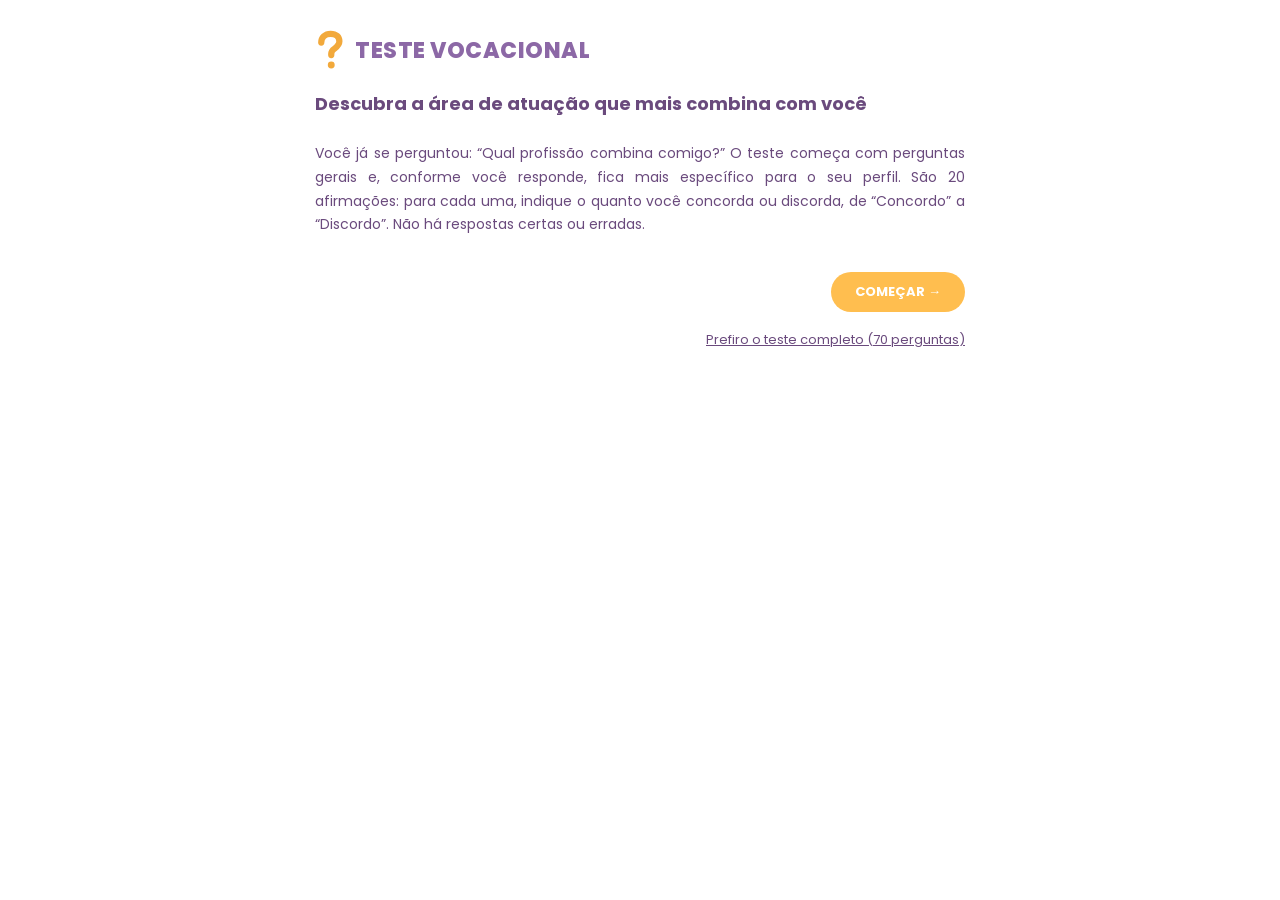
<file: index.html>
<!DOCTYPE html>
<html lang="pt-BR">
<head>
  <meta charset="UTF-8">
  <meta name="viewport" content="width=device-width, initial-scale=1.0">
  <title>Teste Vocacional</title>
  <link rel="preconnect" href="https://fonts.googleapis.com">
  <link rel="preconnect" href="https://fonts.gstatic.com" crossorigin>
  <link href="https://fonts.googleapis.com/css2?family=Poppins:wght@400;500;600;700;800&display=swap" rel="stylesheet">
  <link rel="stylesheet" href="style.css?v=4">
</head>
<body>
  <div class="container">
    <header class="header">
      <div class="logo-title">
        <img src="img/interrogacao.svg" alt="" class="icon-interrogacao">
        <h1>TESTE VOCACIONAL</h1>
      </div>
      <h2>Descubra a área de atuação que mais combina com você</h2>
    </header>
    <p class="intro">Você já se perguntou: “Qual profissão combina comigo?” O teste começa com perguntas gerais e, conforme você responde, fica mais específico para o seu perfil. São 20 afirmações: para cada uma, indique o quanto você concorda ou discorda, de “Concordo” a “Discordo”. Não há respostas certas ou erradas.</p>
    <footer class="footer-buttons footer-start">
      <a class="btn btn-proximo" href="perguntas.html?modo=rapido" id="comecar">COMEÇAR &rarr;</a>
    </footer>
    <p class="outro-modo"><a href="perguntas.html?modo=completo" id="completo">Prefiro o teste completo (70 perguntas)</a></p>
  </div>
  <script src="quiz.js?v=4"></script>
  <script>['comecar', 'completo'].forEach((id) => document.getElementById(id).addEventListener('click', reiniciarTeste));</script>
</body>
</html>
</file>
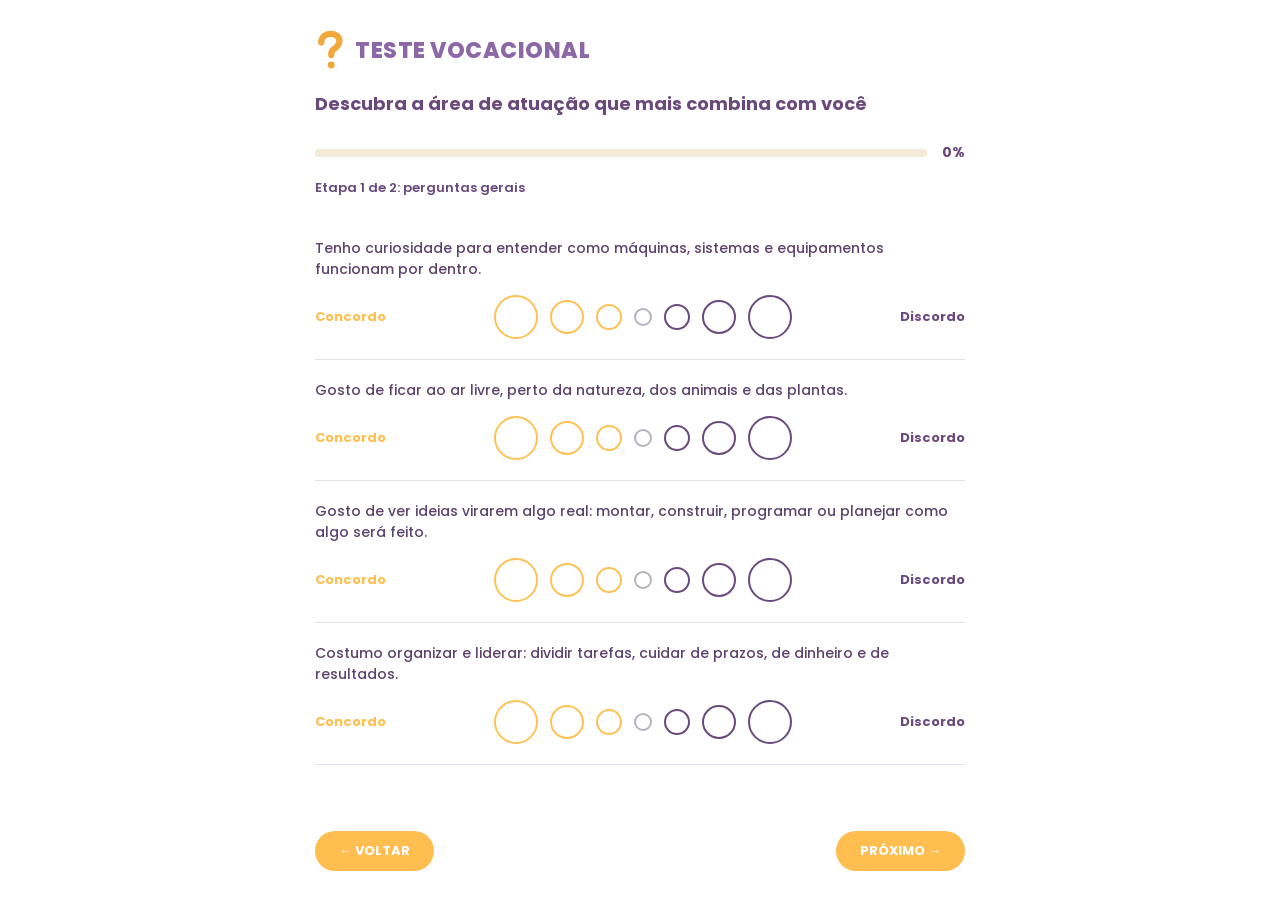
<file: perguntas.html>
<!DOCTYPE html>
<html lang="pt-BR">
<head>
  <meta charset="UTF-8">
  <meta name="viewport" content="width=device-width, initial-scale=1.0">
  <title>Teste Vocacional</title>
  <link rel="preconnect" href="https://fonts.googleapis.com">
  <link rel="preconnect" href="https://fonts.gstatic.com" crossorigin>
  <link href="https://fonts.googleapis.com/css2?family=Poppins:wght@400;500;600;700;800&display=swap" rel="stylesheet">
  <link rel="stylesheet" href="style.css?v=4">
</head>
<body>
  <div class="container">
    <header class="header">
      <div class="logo-title">
        <img src="img/interrogacao.svg" alt="" class="icon-interrogacao">
        <h1>TESTE VOCACIONAL</h1>
      </div>
      <h2>Descubra a área de atuação que mais combina com você</h2>
    </header>

    <div class="progress-section">
      <div class="progress-bar-bg"><div class="progress-bar-fill" id="barra" style="width: 0%;"></div></div>
      <span class="progress-text" id="progresso">0%</span>
    </div>
    <p class="etapa" id="etapa" aria-live="polite"></p>

    <main class="questions-list" id="lista"></main>
    <p class="aviso" id="aviso" role="alert"></p>

    <footer class="footer-buttons">
      <button class="btn btn-voltar" id="voltar">&larr; VOLTAR</button>
      <button class="btn btn-proximo" id="proximo">PRÓXIMO &rarr;</button>
    </footer>
  </div>

  <script src="quiz-data.js?v=4"></script>
  <script src="quiz-rapido-data.js?v=4"></script>
  <script src="quiz.js?v=4"></script>
  <script>iniciarPerguntas();</script>
</body>
</html>
</file>
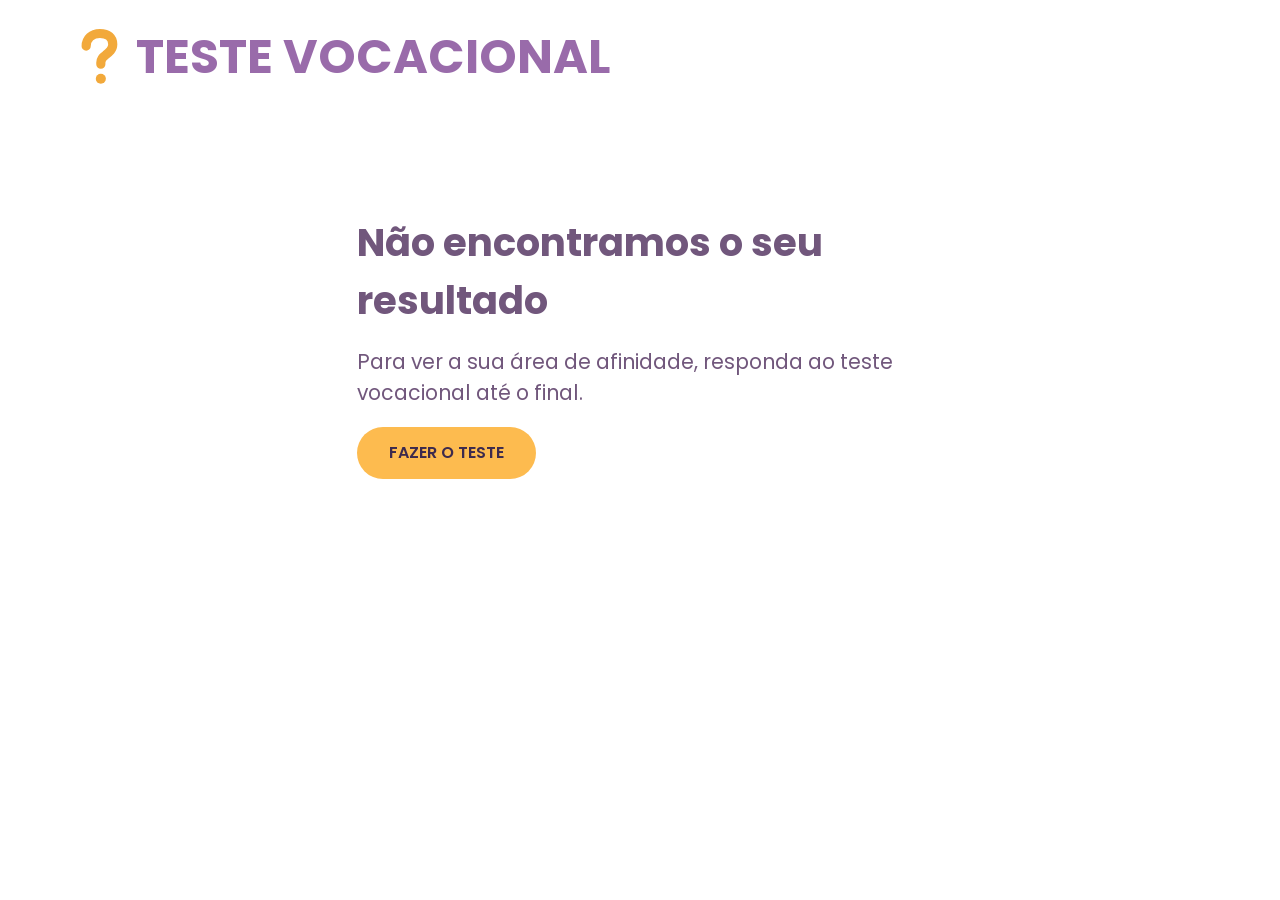
<file: resultado.html>
<!DOCTYPE html>
<html lang="pt-BR">
<head>
  <meta charset="UTF-8">
  <meta name="viewport" content="width=device-width, initial-scale=1">
  <title>Teste Vocacional – Resultado</title>
  <meta name="description" content="Resultado do teste vocacional: sua área de afinidade, possibilidades de atuação e ETECs onde estudar.">
  <link rel="preconnect" href="https://fonts.googleapis.com">
  <link rel="preconnect" href="https://fonts.gstatic.com" crossorigin>
  <link href="https://fonts.googleapis.com/css2?family=Poppins:wght@400;500;600;700&display=swap" rel="stylesheet">
  <link rel="stylesheet" href="resultado.css?v=4">
</head>
<body>
  <header class="topo">
    <img class="topo__icone" src="img/interrogacao.svg" alt="">
    <h1 class="topo__marca">TESTE VOCACIONAL</h1>
  </header>

  <main id="principal">
    <!-- Resultado ausente ou inválido -->
    <section class="erro" id="erro" hidden>
      <h2>Não encontramos o seu resultado</h2>
      <p>Para ver a sua área de afinidade, responda ao teste vocacional até o final.</p>
      <a class="btn" href="index.html">Fazer o teste</a>
    </section>

    <div id="resultado" hidden>
      <section class="faixa" aria-labelledby="area-nome">
        <p class="faixa__label" id="area-rotulo">A área de atuação mais compatível com você é:</p>
        <h2 class="faixa__area" id="area-nome"></h2>
        <nav class="outras" id="outras" aria-label="Outras áreas com afinidade" hidden>
          <span class="outras__titulo">Áreas com mais afinidade:</span>
          <ul class="outras__lista" id="outras-lista"></ul>
        </nav>
      </section>

      <div class="conteudo">
        <section class="bloco">
          <h3>Do que se trata esse curso?</h3>
          <p id="explicacao"></p>
        </section>
      </div>

      <figure class="imagem" id="imagem">
        <img id="imagem-img" alt="" width="256" height="256">
      </figure>

      <div class="conteudo">
        <section class="bloco">
          <h3>Áreas de Atuação:</h3>
          <ul class="atuacao" id="atuacao"></ul>
        </section>

        <section class="bloco">
          <h3>Faixa Salarial:</h3>
          <ul class="salario" id="salario"></ul>
          <p class="nota" id="aviso-salario"></p>
        </section>

        <section class="bloco" aria-labelledby="etecs-titulo">
          <h3 id="etecs-titulo">ETECS disponíveis: <span class="etecs__qtd" id="etecs-qtd"></span></h3>
          <p class="aviso aviso--destaque" id="aviso-sem-exato" hidden></p>
          <p class="nota" id="nota-tipo"></p>
          <ol class="etecs" id="etecs"></ol>
          <p class="obs" id="observacao"></p>
          <ul class="notas" id="notas"></ul>
        </section>

        <nav class="botoes" aria-label="Próximos passos">
          <a class="btn" href="https://vestibulinho.etec.sp.gov.br" target="_blank" rel="noopener">Faça a sua inscrição</a>
          <a class="btn btn--secundario" id="voltar-inicio" href="index.html"><span aria-hidden="true">←</span> Voltar para a página inicial</a>
        </nav>
      </div>
    </div>
  </main>

  <script src="quiz-data.js?v=4"></script>
  <script src="areas-data.js?v=4"></script>
  <script src="resultado.js?v=4"></script>
</body>
</html>
</file>
<file: style.css>
/* Reset Básico */
* {
  margin: 0;
  padding: 0;
  box-sizing: border-box;
}

body {
  font-family: 'Poppins', sans-serif;
  background-color: #ffffff;
  color: #6a4a7d;
  display: flex;
  justify-content: center;
  padding: 30px 15px;
}

.container {
  width: 100%;
  max-width: 650px;
}

/* Cabeçalho */
.header {
  text-align: left;
  margin-bottom: 25px;
}

.logo-title {
  display: flex;
  align-items: center;
  gap: 10px;
  margin-bottom: 20px;
}

.icon-interrogacao {
  width: 30px;
  height: auto;
  
}

.logo-title h1 {
  font-size: 22px;
  font-weight: 800;
  color: #8c68a6;
  letter-spacing: 0.5px;
}

.header h2 {
  font-size: 18px;
  font-weight: 700;
  color: #6a4a7d;
}

/* Barra de Progresso */
.progress-section {
  display: flex;
  align-items: center;
  gap: 15px;
  margin-bottom: 35px;
}

.progress-bar-bg {
  flex: 1;
  height: 8px;
  background-color: #f1ebd8;
  border-radius: 10px;
  overflow: hidden;
}

.progress-bar-fill {
  height: 100%;
  background-color: #7b588e;
  border-radius: 10px;
}

.progress-text {
  font-size: 14px;
  font-weight: 700;
  color: #6a4a7d;
}

/* Lista de Perguntas */
.questions-list {
  display: flex;
  flex-direction: column;
}

.question-item {
  padding: 20px 0;
  border-bottom: 1.5px solid #e7dfec;
}

.question-title {
  font-size: 14px;
  font-weight: 500;
  color: #5d426d;
  margin-bottom: 15px;
}

/* Escala de Seleção */
.scale-container {
  display: flex;
  align-items: center;
  justify-content: space-between;
}

.label {
  font-size: 40px;
  font-weight: 700;
}

.label.concordar {
  color: #ffbe4f;
  margin-right: 10px;
}

.label.discordar {
  color: #6a4a7d;
  margin-left: 10px;
}

.options {
  display: flex;
  align-items: center;
  justify-content: center;
  gap: 12px;
}

/* Estilização dos Círculos Radio */
.circle-option {
  position: relative;
  cursor: pointer;
  display: inline-block;
}

.circle-option input {
  position: absolute;
  opacity: 0;
  cursor: pointer;
}

.circle-option span {
  display: block;
  border-radius: 50%;
  background-color: transparent;
  transition: all 0.2s ease-in-out;
}

/* Tamanhos dos Círculos */
.lg span { width: 44px; height: 44px; border-width: 2.5px; }
.md span { width: 34px; height: 34px; border-width: 2.5px; }
.sm span { width: 26px; height: 26px; border-width: 2px; }
.xs span { width: 18px; height: 18px; border-width: 2px; }

/* Cores das Bordas */
.yellow span { border: 2.5px solid #ffc256; }
.purple span { border: 2.5px solid #6a4a7d; }
.neutral span { border: 2px solid #b8b1c0; }

/* Efeito ao Selecionar (Checked) */
.circle-option input:checked + span {
  transform: scale(0.92);
}

.yellow input:checked + span {
  background-color: #ffc256;
}

.purple input:checked + span {
  background-color: #6a4a7d;
}

.neutral input:checked + span {
  background-color: #b8b1c0;
}

/* Botões do Rodapé */
.footer-buttons {
  display: flex;
  justify-content: space-between;
  margin-top: 35px;
}

.btn {
  border: none;
  border-radius: 20px;
  padding: 10px 24px;
  font-family: 'Poppins', sans-serif;
  font-size: 13px;
  font-weight: 700;
  cursor: pointer;
  color: #ffffff;
  background-color: #ffbe4f;
  transition: opacity 0.2s ease;
}

.btn:hover {
  opacity: 0.9;
}
/* Acréscimos */
.label { font-size: 13px; }            /* 40px quebrava o layout da escala */
.btn { text-decoration: none; display: inline-block; }
.btn:focus-visible { outline: 3px solid #6a4a7d; outline-offset: 3px; }
.circle-option input:focus-visible + span { outline: 3px solid #6a4a7d; outline-offset: 3px; }
.aviso { color: #c0392b; font-size: 13px; font-weight: 600; margin-top: 15px; min-height: 1.2em; }
.intro { font-size: 14px; line-height: 1.7; text-align: justify; }
.footer-start { justify-content: flex-end; }
@media (max-width: 520px) {
  .scale-container { flex-wrap: wrap; justify-content: space-between; gap: 10px; }
  .options { order: 2; width: 100%; gap: 8px; }
  .lg span { width: 38px; height: 38px; }
  .md span { width: 30px; height: 30px; }
  .sm span { width: 24px; height: 24px; }
}

.etapa { font-size: 13px; font-weight: 600; color: #6a4a7d; margin: -20px 0 20px; min-height: 1.3em; }
.outro-modo { margin-top: 18px; font-size: 13px; text-align: right; }
.outro-modo a { color: #6a4a7d; }
</file>
<file: resultado.css>
/* Medidas do Figma (frame "Resposta", 1728 px): px ÷ 1728 × 100 = vw.
   Cada tamanho cresce com a tela até o valor do Figma e tem um mínimo legível no celular. */
:root {
  --roxo-marca: #996baa;
  --roxo: #71577c;
  --roxo-escuro: #3d2a4d;
  --fundo-faixa: #fcf9fd;
  --amarelo: #fdbb4f;
  --amarelo-claro: #ffd98f;
  --linha: #e7dfec;
  --chip: #f5eef9;
  --lateral: clamp(20px, 6.02vw, 104px);      /* margem esquerda de 104 px */
  --t-marca: clamp(1.5rem, 3.7vw, 4rem);      /* 64 px */
  --t-sub: clamp(1.05rem, 2.78vw, 3rem);      /* 48 px */
  --t-area: clamp(1.75rem, 5.56vw, 6rem);     /* 96 px */
  --t-texto: clamp(.95rem, 1.85vw, 2rem);     /* 32 px */
  --t-botao: clamp(.9rem, 2.31vw, 2.5rem);    /* 40 px */
}

* { box-sizing: border-box; margin: 0; padding: 0; }
html { -webkit-text-size-adjust: 100%; }
body {
  font-family: "Poppins", system-ui, sans-serif;
  color: var(--roxo);
  background: #fff;
  line-height: 1.5;
}
[hidden] { display: none !important; }
a { color: inherit; }

/* Topo */
.topo { display: flex; align-items: center; gap: clamp(8px, 1.2vw, 20px); padding: clamp(14px, 2.2vw, 38px) var(--lateral) clamp(12px, 2vw, 34px); max-width: 1728px; margin: 0 auto; }
.topo__icone { width: clamp(22px, 3.4vw, 58px); height: auto; flex: none; }
.topo__marca { font-size: var(--t-marca); font-weight: 700; color: var(--roxo-marca); line-height: 1.1; }

/* Faixa com o resultado */
.faixa { background: var(--fundo-faixa); padding: clamp(20px, 3.7vw, 54px) var(--lateral) clamp(24px, 4vw, 72px); }
.faixa > * { max-width: 1520px; margin-inline: auto; }
.faixa__label { font-size: var(--t-sub); font-weight: 600; color: var(--roxo); line-height: 1.3; }
.faixa__area { font-size: var(--t-area); font-weight: 700; color: var(--roxo); line-height: 1.1; text-transform: uppercase; overflow-wrap: anywhere; }

.outras { margin-top: clamp(14px, 2vw, 32px); display: flex; flex-wrap: wrap; align-items: center; gap: 8px 14px; font-size: clamp(.85rem, 1.2vw, 1.15rem); }
.outras__titulo { font-weight: 600; }
.outras__lista { list-style: none; display: flex; flex-wrap: wrap; gap: 8px; }
.chip { font: inherit; font-weight: 500; cursor: pointer; color: var(--roxo); background: #fff; border: 2px solid var(--roxo-marca); border-radius: 999px; padding: 6px 16px; line-height: 1.3; }
.chip small { opacity: .8; margin-left: 6px; }
.chip[aria-pressed="true"] { background: var(--roxo); border-color: var(--roxo); color: #fff; }
.chip:hover:not([aria-pressed="true"]) { background: var(--chip); }

/* Texto */
.conteudo { max-width: 1728px; margin: 0 auto; padding: 0 var(--lateral); }
.bloco { margin-top: clamp(20px, 3vw, 52px); }
.bloco h3 { font-size: var(--t-texto); font-weight: 600; margin-bottom: .2em; line-height: 1.3; }
.bloco p, .bloco li { font-size: var(--t-texto); line-height: 1.45; }
.bloco > p:not(.nota):not(.obs):not(.aviso) { text-align: justify; hyphens: auto; }

/* Imagem (no Figma ocupa toda a largura) */
.imagem { margin-top: clamp(20px, 3vw, 52px); background: var(--fundo-faixa); display: flex; justify-content: center; align-items: center; padding: clamp(24px, 4vw, 72px) 0; }
.imagem img { display: block; width: clamp(110px, 16vw, 256px); height: auto; }
.imagem--cheia { padding: 0; background: none; }
.imagem--cheia img { width: 100%; max-height: 820px; object-fit: cover; object-position: center bottom; }

/* Áreas de atuação e salário */
.atuacao, .salario { list-style: none; display: grid; gap: 10px; margin-top: 10px; }
.atuacao li, .salario li { background: var(--chip); border-radius: 14px; padding: .55em .9em; }
.salario li strong { font-weight: 600; }

/* ETECs */
.etecs__qtd { font-weight: 400; }
.etecs { list-style: none; display: grid; gap: 14px; margin-top: 14px; }
.etec { border: 2px solid var(--linha); border-radius: 16px; padding: clamp(12px, 1.4vw, 24px) clamp(14px, 1.6vw, 28px); font-size: clamp(.9rem, 1.4vw, 1.5rem); }
.etec--prioridade { border-color: var(--amarelo); background: #fffaf0; box-shadow: 0 0 0 3px rgba(253, 187, 79, .35); }
.etec__selo { display: inline-block; background: var(--amarelo); color: var(--roxo-escuro); font-weight: 700; font-size: .72em; text-transform: uppercase; letter-spacing: .04em; border-radius: 999px; padding: 2px 12px; margin-bottom: 6px; }
.etec__nome { font-size: 1.1em; font-weight: 600; line-height: 1.3; }
.etec__end { font-size: .9em; }
.etec__dist { font-size: .85em; opacity: .85; }
.etec__cursos { list-style: none; margin-top: 8px; display: grid; gap: 6px; }
.etec__cursos li { font-size: .95em; }
.etec__cursos strong { font-weight: 600; }
.etiqueta { display: inline-block; font-size: .75em; font-weight: 500; border: 1.5px solid var(--roxo-marca); border-radius: 999px; padding: 0 9px; margin-left: 6px; white-space: nowrap; }
.etiqueta--rel { background: var(--chip); }
.etec__link { display: inline-block; margin-top: 8px; font-size: .85em; font-weight: 500; }
.etec__link:focus-visible, .btn:focus-visible, .chip:focus-visible { outline: 3px solid var(--roxo-escuro); outline-offset: 3px; }

.aviso { background: #fff4de; border-left: 6px solid var(--amarelo); border-radius: 10px; padding: .6em .9em; margin-top: 12px; font-size: clamp(.9rem, 1.4vw, 1.5rem) !important; color: var(--roxo-escuro); }
.nota, .obs { font-size: clamp(.85rem, 1.25vw, 1.3rem) !important; margin-top: 10px; }
.obs { font-style: italic; }
.notas { list-style: none; margin-top: 14px; display: grid; gap: 4px; }
.notas li { font-size: clamp(.78rem, 1.05vw, 1.05rem) !important; opacity: .85; }

/* Botões */
.botoes { display: flex; flex-wrap: wrap; justify-content: space-between; gap: 16px 40px; margin: clamp(28px, 4vw, 70px) 0 clamp(28px, 4vw, 80px); }
.btn { display: inline-flex; align-items: center; justify-content: center; gap: .5em; min-height: clamp(48px, 6.02vw, 104px); padding: 0 clamp(20px, 3.5vw, 60px); border-radius: 999px; background: var(--amarelo); color: var(--roxo-escuro); font-size: var(--t-botao); font-weight: 600; text-transform: uppercase; text-decoration: none; text-align: center; line-height: 1.2; transition: filter .15s, transform .1s; }
.btn:hover { filter: brightness(1.05); }
.btn:active { transform: scale(.98); }
.btn--secundario { background: var(--amarelo-claro); }
.botoes .btn { flex: 1 1 280px; }

/* Erro */
.erro { max-width: 720px; margin: clamp(32px, 8vw, 120px) auto; padding: 0 var(--lateral); display: grid; gap: 18px; justify-items: start; }
.erro h2 { font-size: clamp(1.4rem, 3vw, 2.4rem); }
.erro p { font-size: clamp(1rem, 1.6vw, 1.4rem); }
.erro .btn { font-size: 1rem; padding: 0 32px; min-height: 52px; }

@media (min-width: 720px) {
  /* proporção do Figma: 611 px (inscrição) × 853 px (voltar) */
  .botoes { flex-wrap: nowrap; }
  .botoes .btn { padding: 0 clamp(14px, 2.2vw, 40px); }
  .botoes .btn:first-child { flex: 611 1 0; }
  .botoes .btn:last-child { flex: 853 1 0; }
  .atuacao { grid-template-columns: 1fr 1fr; }
  .etecs { grid-template-columns: repeat(3, 1fr); }
}
@media (max-width: 719px) {
  .botoes { flex-direction: column; }
  .botoes .btn { flex: none; width: 100%; }
}
@media (prefers-reduced-motion: reduce) { .btn { transition: none; } }
</file>
